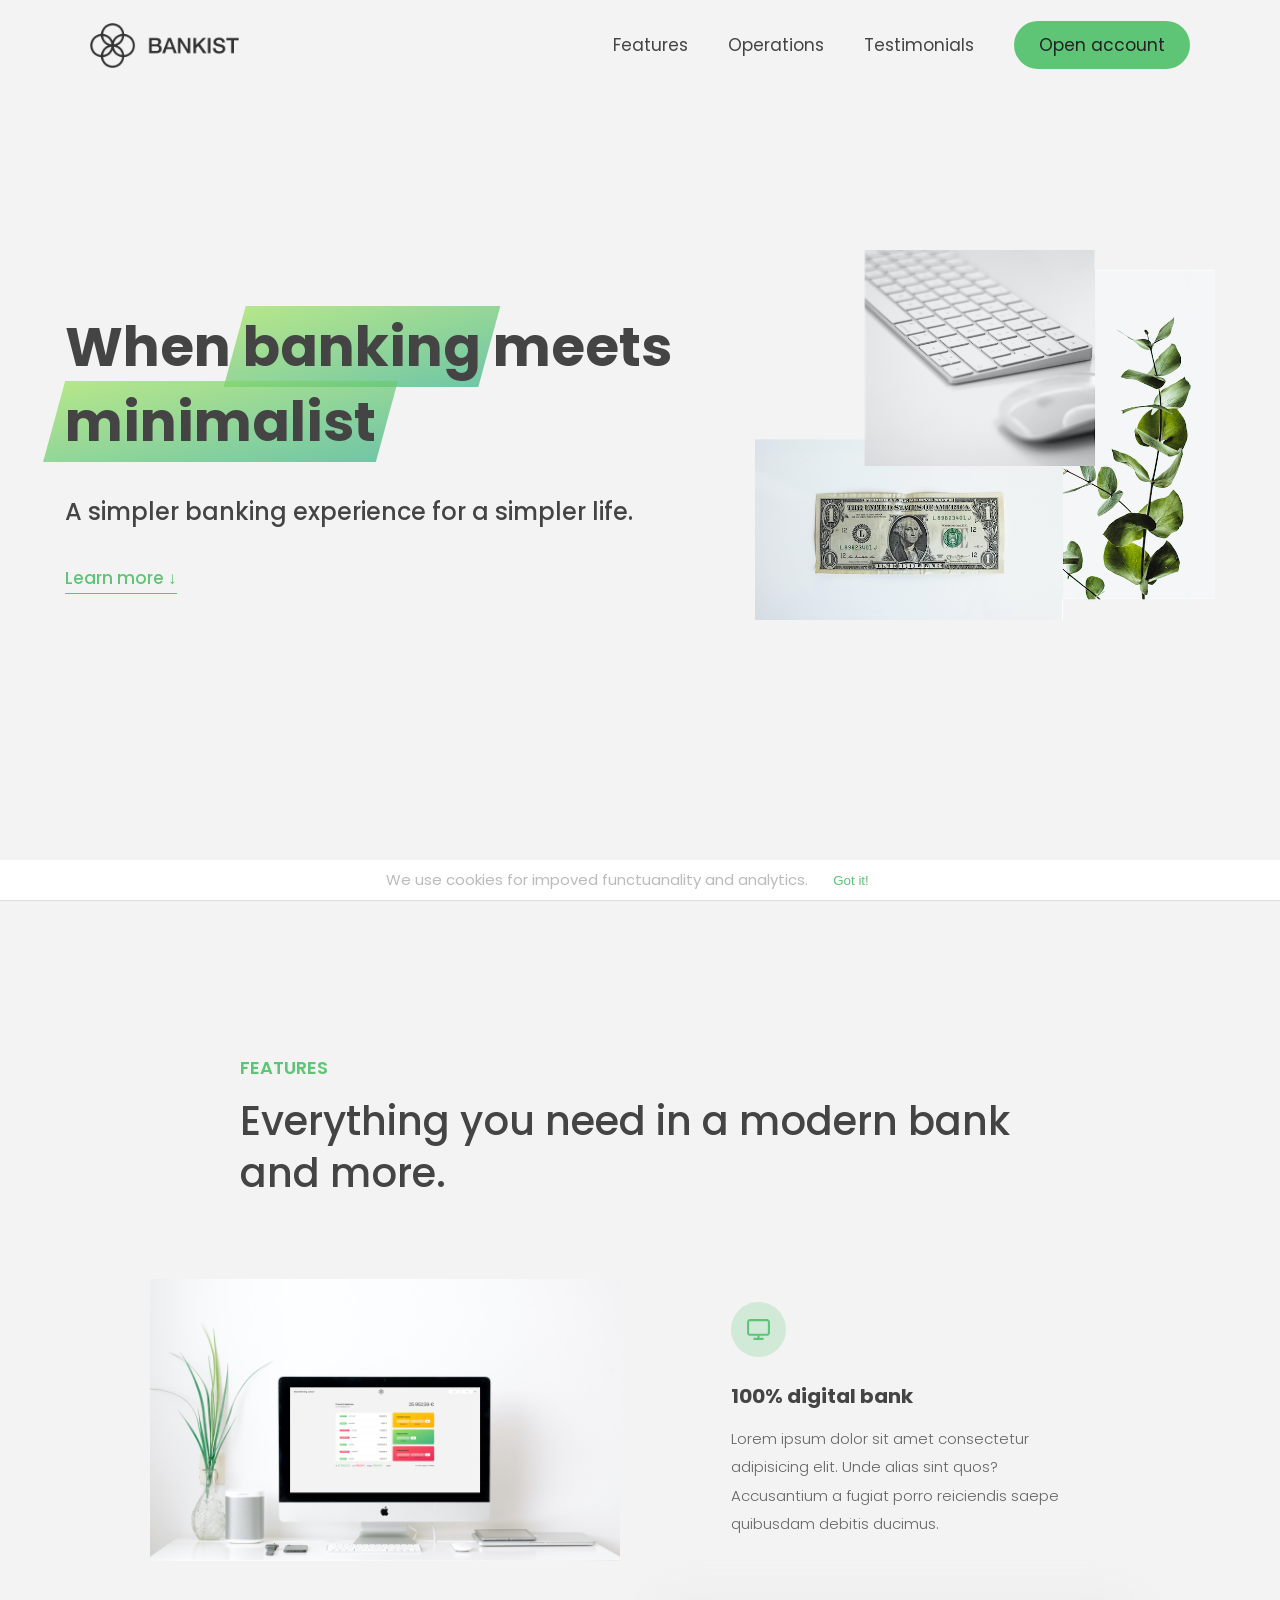
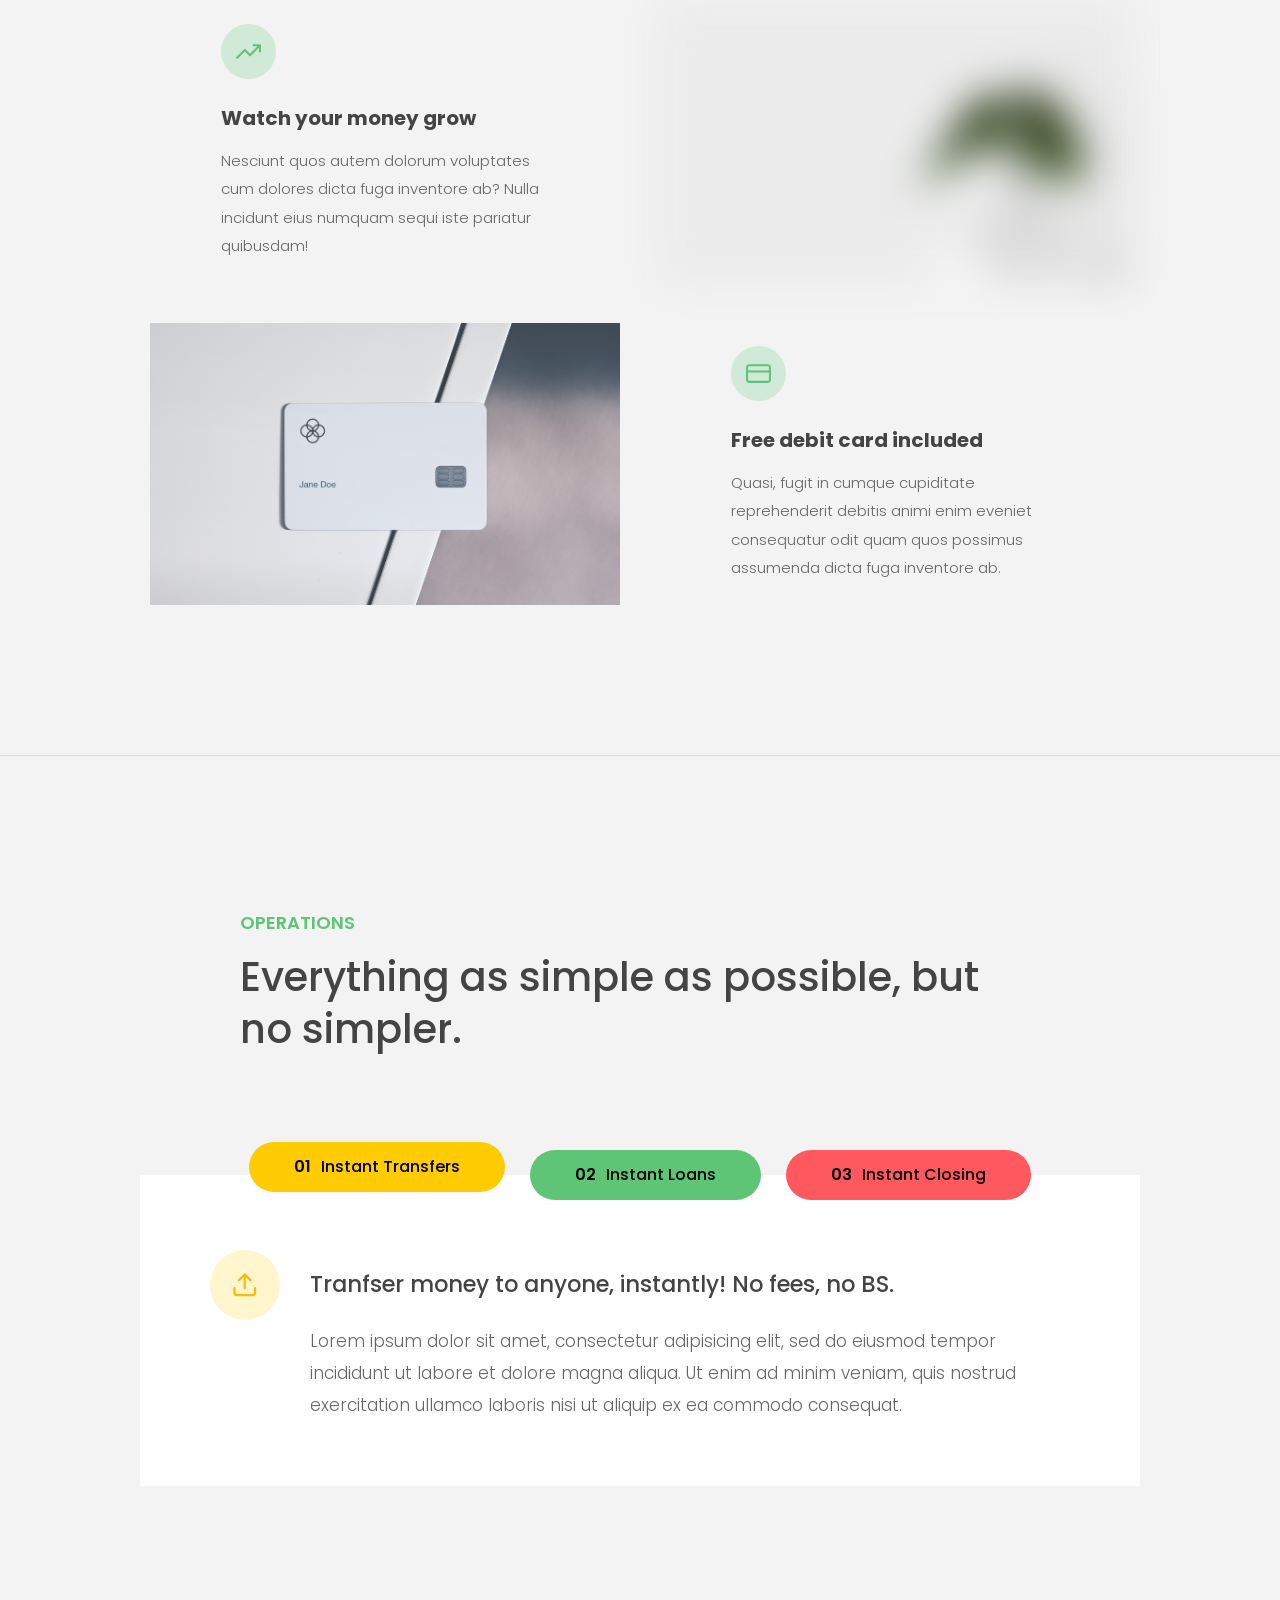
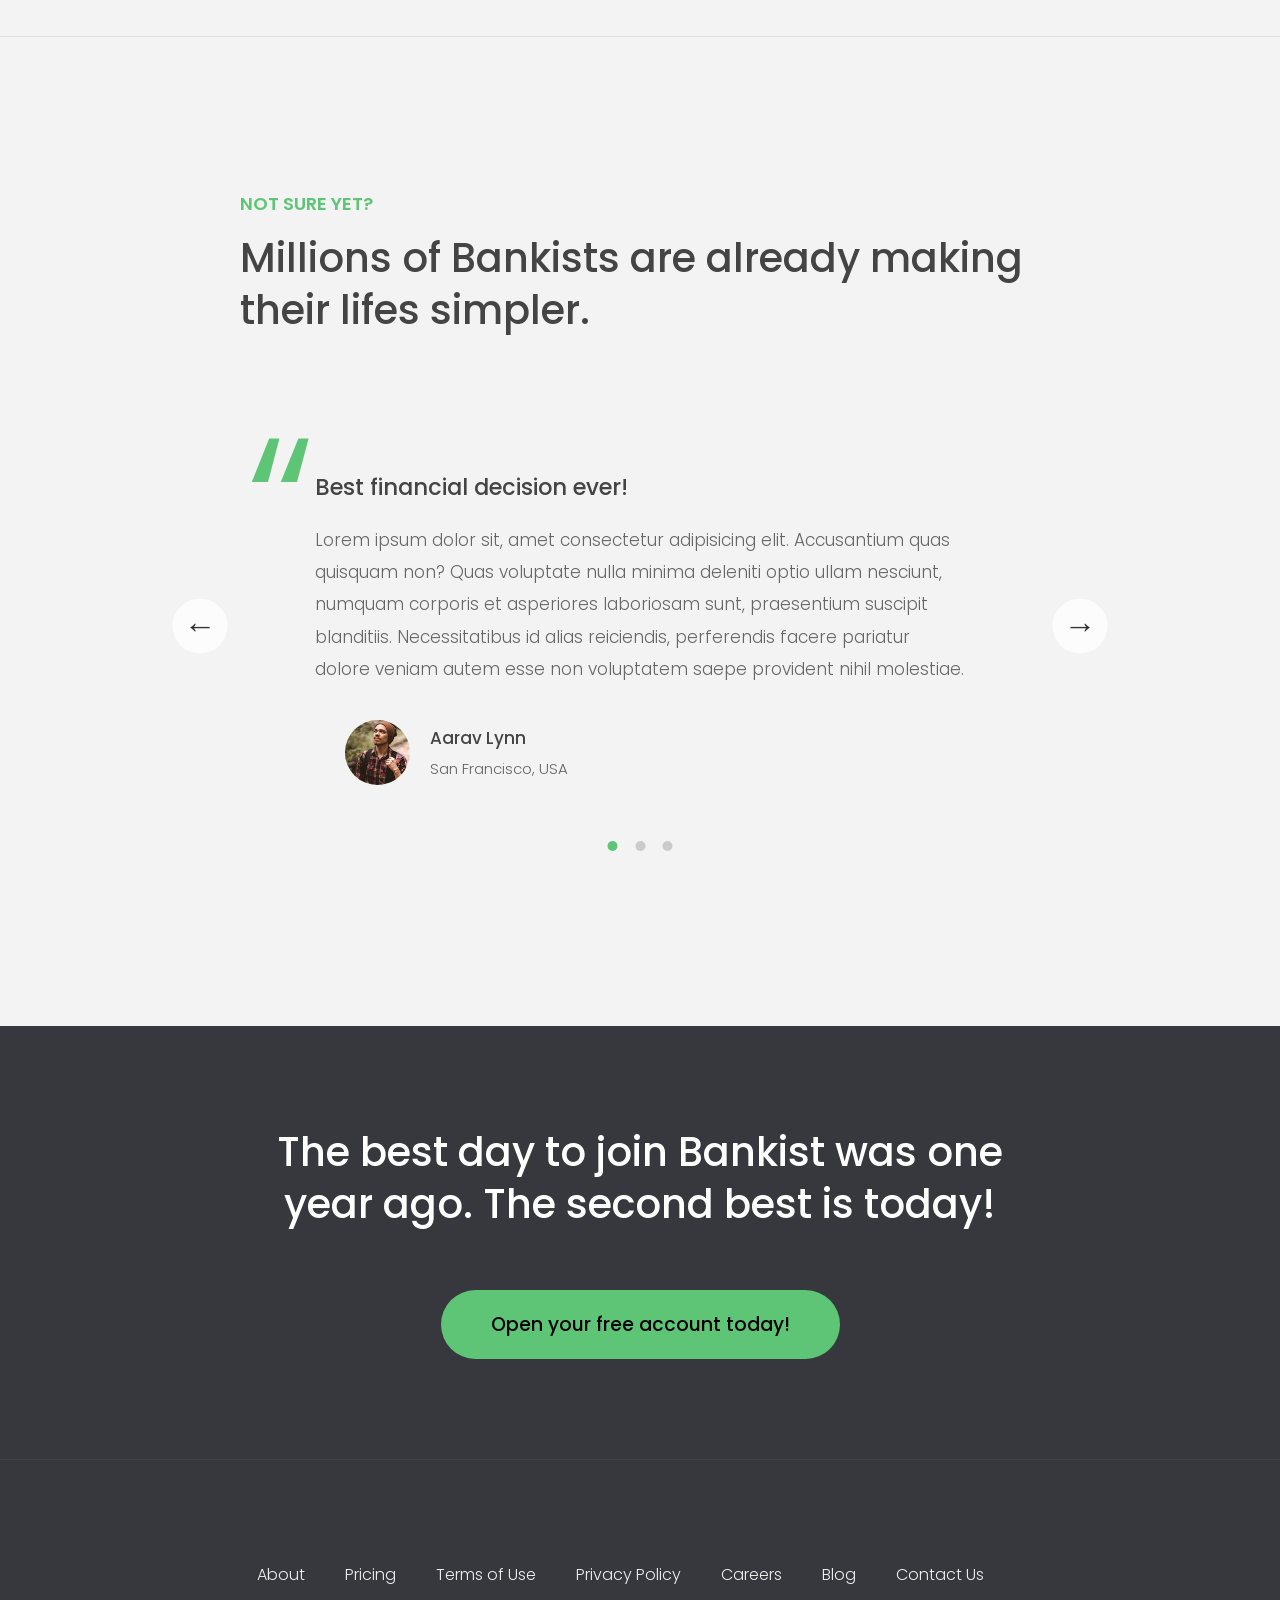
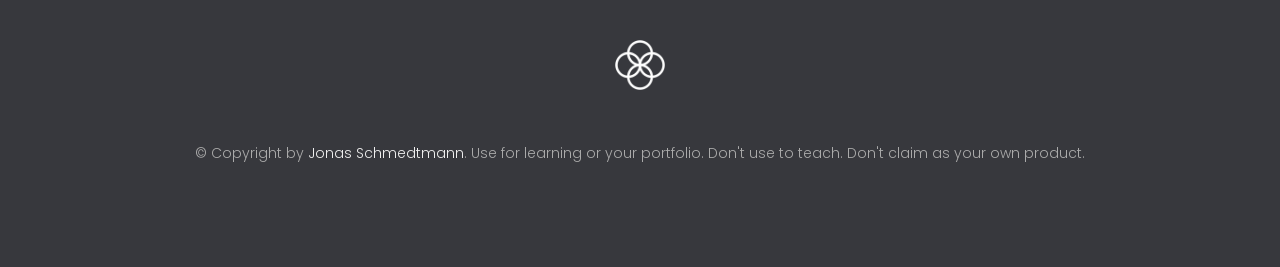
<file: index.html>
<!DOCTYPE html>
<html lang="en">
  <head>
    <meta charset="UTF-8" />
    <meta name="viewport" content="width=device-width, initial-scale=1.0" />
    <meta http-equiv="X-UA-Compatible" content="ie=edge" />
    <link rel="shortcut icon" type="image/png" href="img/icon.png" />

    <link
      href="https://fonts.googleapis.com/css?family=Poppins:300,400,500,600&display=swap"
      rel="stylesheet"
    />
    <link rel="stylesheet" href="style.css" />
    <title>Bankist | When Banking meets Minimalist</title>

    <script defer src="script.js"></script>
  </head>
  <body>
    <header class="header">
      <nav class="nav">
        <img
          src="img/logo.png"
          alt="Bankist logo"
          class="nav__logo"
          id="logo"
        />
        <ul class="nav__links">
          <li class="nav__item">
            <a class="nav__link" href="#section--1">Features</a>
          </li>
          <li class="nav__item">
            <a class="nav__link" href="#section--2">Operations</a>
          </li>
          <li class="nav__item">
            <a class="nav__link" href="#section--3">Testimonials</a>
          </li>
          <li class="nav__item">
            <a class="nav__link nav__link--btn btn--show-modal" href="#"
              >Open account</a
            >
          </li>
        </ul>
      </nav>

      <div class="header__title">
        <h1>
          When
          <!-- Green highlight effect -->
          <span class="highlight">banking</span>
          meets<br />
          <span class="highlight">minimalist</span>
        </h1>
        <h4>A simpler banking experience for a simpler life.</h4>
        <button class="btn--text btn--scroll-to">Learn more &DownArrow;</button>
        <img
          src="img/hero.png"
          class="header__img"
          alt="Minimalist bank items"
        />
      </div>
    </header>

    <section class="section" id="section--1">
      <div class="section__title">
        <h2 class="section__description">Features</h2>
        <h3 class="section__header">
          Everything you need in a modern bank and more.
        </h3>
      </div>

      <div class="features">
        <img
          src="img/digital-lazy.jpg"
          data-src="img/digital.jpg"
          alt="Computer"
          class="features__img lazy-img"
        />
        <div class="features__feature">
          <div class="features__icon">
            <svg>
              <use xlink:href="img/icons.svg#icon-monitor"></use>
            </svg>
          </div>
          <h5 class="features__header">100% digital bank</h5>
          <p>
            Lorem ipsum dolor sit amet consectetur adipisicing elit. Unde alias
            sint quos? Accusantium a fugiat porro reiciendis saepe quibusdam
            debitis ducimus.
          </p>
        </div>

        <div class="features__feature">
          <div class="features__icon">
            <svg>
              <use xlink:href="img/icons.svg#icon-trending-up"></use>
            </svg>
          </div>
          <h5 class="features__header">Watch your money grow</h5>
          <p>
            Nesciunt quos autem dolorum voluptates cum dolores dicta fuga
            inventore ab? Nulla incidunt eius numquam sequi iste pariatur
            quibusdam!
          </p>
        </div>
        <img
          src="img/grow-lazy.jpg"
          data-src="img/grow.jpg"
          alt="Plant"
          class="features__img lazy-img"
        />

        <img
          src="img/card-lazy.jpg"
          data-src="img/card.jpg"
          alt="Credit card"
          class="features__img lazy-img"
        />
        <div class="features__feature">
          <div class="features__icon">
            <svg>
              <use xlink:href="img/icons.svg#icon-credit-card"></use>
            </svg>
          </div>
          <h5 class="features__header">Free debit card included</h5>
          <p>
            Quasi, fugit in cumque cupiditate reprehenderit debitis animi enim
            eveniet consequatur odit quam quos possimus assumenda dicta fuga
            inventore ab.
          </p>
        </div>
      </div>
    </section>

    <section class="section" id="section--2">
      <div class="section__title">
        <h2 class="section__description">Operations</h2>
        <h3 class="section__header">
          Everything as simple as possible, but no simpler.
        </h3>
      </div>

      <div class="operations">
        <div class="operations__tab-container">
          <button
            class="btn operations__tab operations__tab--1 operations__tab--active"
            data-tab="1"
          >
            <span>01</span>Instant Transfers
          </button>
          <button class="btn operations__tab operations__tab--2" data-tab="2">
            <span>02</span>Instant Loans
          </button>
          <button class="btn operations__tab operations__tab--3" data-tab="3">
            <span>03</span>Instant Closing
          </button>
        </div>
        <div
          class="operations__content operations__content--1 operations__content--active"
        >
          <div class="operations__icon operations__icon--1">
            <svg>
              <use xlink:href="img/icons.svg#icon-upload"></use>
            </svg>
          </div>
          <h5 class="operations__header">
            Tranfser money to anyone, instantly! No fees, no BS.
          </h5>
          <p>
            Lorem ipsum dolor sit amet, consectetur adipisicing elit, sed do
            eiusmod tempor incididunt ut labore et dolore magna aliqua. Ut enim
            ad minim veniam, quis nostrud exercitation ullamco laboris nisi ut
            aliquip ex ea commodo consequat.
          </p>
        </div>

        <div class="operations__content operations__content--2">
          <div class="operations__icon operations__icon--2">
            <svg>
              <use xlink:href="img/icons.svg#icon-home"></use>
            </svg>
          </div>
          <h5 class="operations__header">
            Buy a home or make your dreams come true, with instant loans.
          </h5>
          <p>
            Duis aute irure dolor in reprehenderit in voluptate velit esse
            cillum dolore eu fugiat nulla pariatur. Excepteur sint occaecat
            cupidatat non proident, sunt in culpa qui officia deserunt mollit
            anim id est laborum.
          </p>
        </div>
        <div class="operations__content operations__content--3">
          <div class="operations__icon operations__icon--3">
            <svg>
              <use xlink:href="img/icons.svg#icon-user-x"></use>
            </svg>
          </div>
          <h5 class="operations__header">
            No longer need your account? No problem! Close it instantly.
          </h5>
          <p>
            Excepteur sint occaecat cupidatat non proident, sunt in culpa qui
            officia deserunt mollit anim id est laborum. Ut enim ad minim
            veniam, quis nostrud exercitation ullamco laboris nisi ut aliquip ex
            ea commodo consequat.
          </p>
        </div>
      </div>
    </section>

    <section class="section" id="section--3">
      <div class="section__title section__title--testimonials">
        <h2 class="section__description">Not sure yet?</h2>
        <h3 class="section__header">
          Millions of Bankists are already making their lifes simpler.
        </h3>
      </div>

      <div class="slider">
        <div class="slide slide--1">
          <div class="testimonial">
            <h5 class="testimonial__header">Best financial decision ever!</h5>
            <blockquote class="testimonial__text">
              Lorem ipsum dolor sit, amet consectetur adipisicing elit.
              Accusantium quas quisquam non? Quas voluptate nulla minima
              deleniti optio ullam nesciunt, numquam corporis et asperiores
              laboriosam sunt, praesentium suscipit blanditiis. Necessitatibus
              id alias reiciendis, perferendis facere pariatur dolore veniam
              autem esse non voluptatem saepe provident nihil molestiae.
            </blockquote>
            <address class="testimonial__author">
              <img src="img/user-1.jpg" alt="" class="testimonial__photo" />
              <h6 class="testimonial__name">Aarav Lynn</h6>
              <p class="testimonial__location">San Francisco, USA</p>
            </address>
          </div>
        </div>

        <div class="slide slide--2">
          <div class="testimonial">
            <h5 class="testimonial__header">
              The last step to becoming a complete minimalist
            </h5>
            <blockquote class="testimonial__text">
              Quisquam itaque deserunt ullam, quia ea repellendus provident,
              ducimus neque ipsam modi voluptatibus doloremque, corrupti
              laborum. Incidunt numquam perferendis veritatis neque repellendus.
              Lorem, ipsum dolor sit amet consectetur adipisicing elit. Illo
              deserunt exercitationem deleniti.
            </blockquote>
            <address class="testimonial__author">
              <img src="img/user-2.jpg" alt="" class="testimonial__photo" />
              <h6 class="testimonial__name">Miyah Miles</h6>
              <p class="testimonial__location">London, UK</p>
            </address>
          </div>
        </div>

        <div class="slide slide--3">
          <div class="testimonial">
            <h5 class="testimonial__header">
              Finally free from old-school banks
            </h5>
            <blockquote class="testimonial__text">
              Debitis, nihil sit minus suscipit magni aperiam vel tenetur
              incidunt commodi architecto numquam omnis nulla autem,
              necessitatibus blanditiis modi similique quidem. Odio aliquam
              culpa dicta beatae quod maiores ipsa minus consequatur error sunt,
              deleniti saepe aliquid quos inventore sequi. Necessitatibus id
              alias reiciendis, perferendis facere.
            </blockquote>
            <address class="testimonial__author">
              <img src="img/user-3.jpg" alt="" class="testimonial__photo" />
              <h6 class="testimonial__name">Francisco Gomes</h6>
              <p class="testimonial__location">Lisbon, Portugal</p>
            </address>
          </div>
        </div>

        <button class="slider__btn slider__btn--left">&larr;</button>
        <button class="slider__btn slider__btn--right">&rarr;</button>
        <div class="dots"></div>
      </div>
    </section>

    <section class="section section--sign-up">
      <div class="section__title">
        <h3 class="section__header">
          The best day to join Bankist was one year ago. The second best is
          today!
        </h3>
      </div>
      <button class="btn btn--show-modal">Open your free account today!</button>
    </section>

    <footer class="footer">
      <ul class="footer__nav">
        <li class="footer__item">
          <a class="footer__link" href="#">About</a>
        </li>
        <li class="footer__item">
          <a class="footer__link" href="#">Pricing</a>
        </li>
        <li class="footer__item">
          <a class="footer__link" href="#">Terms of Use</a>
        </li>
        <li class="footer__item">
          <a class="footer__link" href="#">Privacy Policy</a>
        </li>
        <li class="footer__item">
          <a class="footer__link" href="#">Careers</a>
        </li>
        <li class="footer__item">
          <a class="footer__link" href="#">Blog</a>
        </li>
        <li class="footer__item">
          <a class="footer__link" href="#">Contact Us</a>
        </li>
      </ul>
      <img src="img/icon.png" alt="Logo" class="footer__logo" />
      <p class="footer__copyright">
        &copy; Copyright by
        <a
          class="footer__link twitter-link"
          target="_blank"
          href="https://twitter.com/jonasschmedtman"
          >Jonas Schmedtmann</a
        >. Use for learning or your portfolio. Don't use to teach. Don't claim
        as your own product.
      </p>
    </footer>

    <div class="modal hidden">
      <button class="btn--close-modal">&times;</button>
      <h2 class="modal__header">
        Open your bank account <br />
        in just <span class="highlight">5 minutes</span>
      </h2>
      <form class="modal__form">
        <label>First Name</label>
        <input type="text" />
        <label>Last Name</label>
        <input type="text" />
        <label>Email Address</label>
        <input type="email" />
        <button class="btn">Next step &rarr;</button>
      </form>
    </div>
    <div class="overlay hidden"></div>
  </body>
</html>
</file>
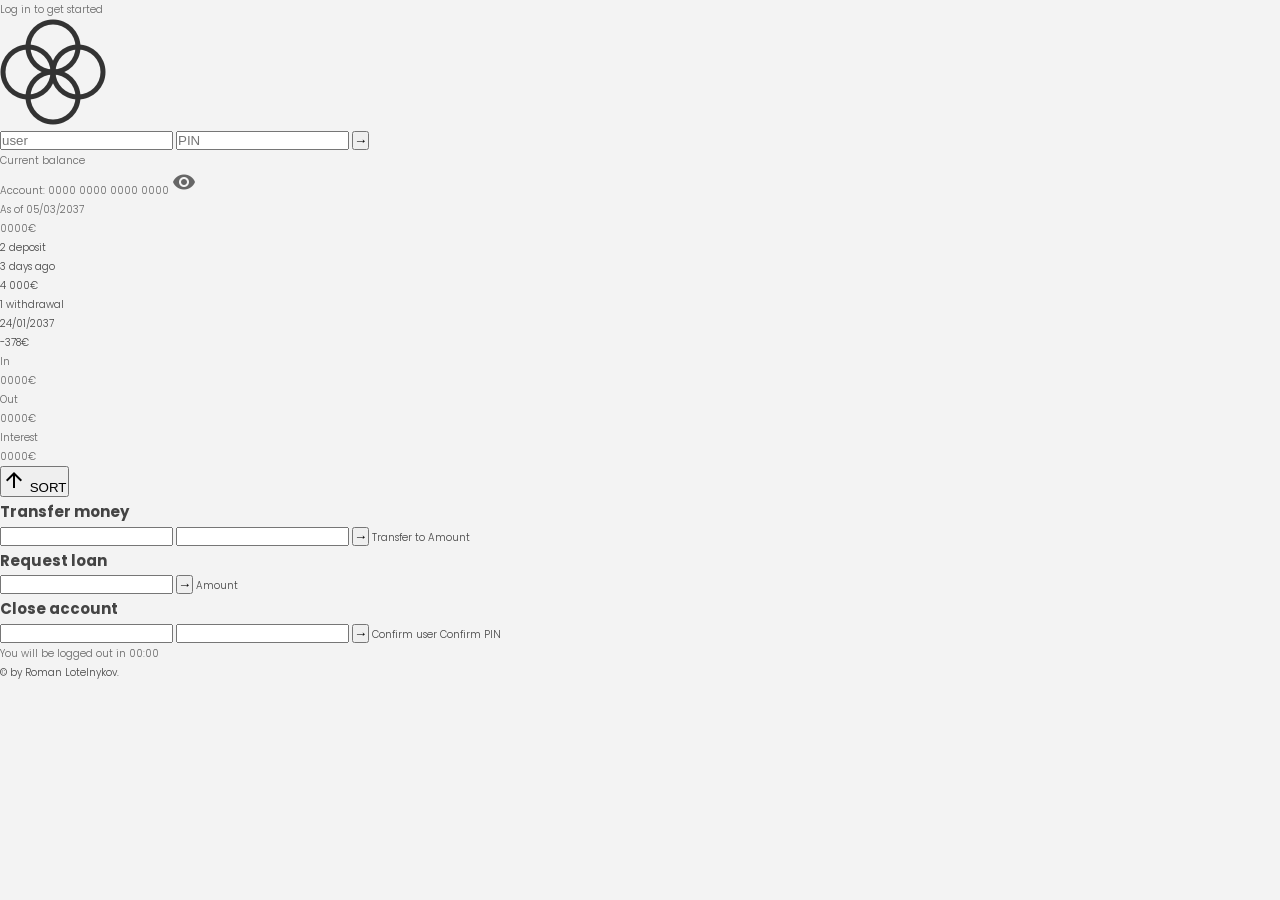
<file: _index.html>
<!DOCTYPE html>
<html lang="en">
  <head>
    <meta charset="UTF-8" />
    <meta name="viewport" content="width=device-width, initial-scale=1.0" />
    <meta http-equiv="X-UA-Compatible" content="ie=edge" />
    <link rel="shortcut icon" type="image/png" href="/icon.png" />

    <link
      href="https://fonts.googleapis.com/css?family=Poppins:400,500,600&display=swap"
      rel="stylesheet"
    />

    <link
      href="https://fonts.googleapis.com/icon?family=Material+Icons"
      rel="stylesheet"
    />

    <link rel="stylesheet" href="style.css" />
    <title>Bankist</title>
  </head>
  <body>
    <!-- TOP NAVIGATION -->
    <nav>
      <p class="welcome">Log in to get started</p>
      <img src="logo.png" alt="Logo" class="logo" />
      <form class="login">
        <input
          type="text"
          placeholder="user"
          class="login__input login__input--user"
        />
        <!-- In practice, use type="password" -->
        <input
          type="text"
          placeholder="PIN"
          maxlength="4"
          class="login__input login__input--pin"
        />
        <button class="login__btn">&rarr;</button>
      </form>
    </nav>

    <main class="app">
      <!-- BALANCE -->
      <div class="balance">
        <div>
          <p class="balance__label">Current balance</p>
          <p class="account_number__label">
            Account: <span class="account__number">0000 0000 0000 0000</span>
            <span class="material-icons acc_visibility__lable">
              visibility
            </span>
          </p>
          <p class="balance__date">
            As of <span class="date">05/03/2037</span>
          </p>
        </div>
        <p class="balance__value">0000€</p>
      </div>

      <!-- MOVEMENTS -->
      <div class="movements">
        <div class="movements__row">
          <div class="movements__type movements__type--deposit">2 deposit</div>
          <div class="movements__date">3 days ago</div>
          <div class="movements__value">4 000€</div>
        </div>
        <div class="movements__row">
          <div class="movements__type movements__type--withdrawal">
            1 withdrawal
          </div>
          <div class="movements__date">24/01/2037</div>
          <div class="movements__value">-378€</div>
        </div>
      </div>

      <!-- SUMMARY -->
      <div class="summary">
        <p class="summary__label">In</p>
        <p class="summary__value summary__value--in">0000€</p>
        <p class="summary__label">Out</p>
        <p class="summary__value summary__value--out">0000€</p>
        <p class="summary__label">Interest</p>
        <p class="summary__value summary__value--interest">0000€</p>
        <button class="btn--sort">
          <span class="material-icons sort__label"> arrow_upward </span> SORT
        </button>
      </div>

      <!-- OPERATION: TRANSFERS -->
      <div class="operation operation--transfer">
        <h2>Transfer money</h2>
        <form class="form form--transfer">
          <input type="text" class="form__input form__input--to" />
          <input type="number" class="form__input form__input--amount" />
          <button class="form__btn form__btn--transfer">&rarr;</button>
          <label class="form__label">Transfer to</label>
          <label class="form__label">Amount</label>
        </form>
      </div>

      <!-- OPERATION: LOAN -->
      <div class="operation operation--loan">
        <h2>Request loan</h2>
        <form class="form form--loan">
          <input type="number" class="form__input form__input--loan-amount" />
          <button class="form__btn form__btn--loan">&rarr;</button>
          <label class="form__label form__label--loan">Amount</label>
        </form>
      </div>

      <!-- OPERATION: CLOSE -->
      <div class="operation operation--close">
        <h2>Close account</h2>
        <form class="form form--close">
          <input type="text" class="form__input form__input--user" />
          <!-- use type password -->
          <input
            type="text"
            maxlength="6"
            class="form__input form__input--pin"
          />
          <button class="form__btn form__btn--close">&rarr;</button>
          <label class="form__label">Confirm user</label>
          <label class="form__label">Confirm PIN</label>
        </form>
      </div>

      <!-- LOGOUT TIMER -->
      <p class="logout-timer">
        You will be logged out in <span class="timer">00:00</span>
      </p>
    </main>

    <footer>&copy; by Roman Lotelnykov.</footer>

    <script src="script.js"></script>
  </body>
</html>
</file>
<file: style.css>
/* The page is NOT responsive. You can implement responsiveness yourself if you wanna have some fun 😃 */

:root {
  --color-primary: #5ec576;
  --color-secondary: #ffcb03;
  --color-tertiary: #ff585f;
  --color-primary-darker: #4bbb7d;
  --color-secondary-darker: #ffbb00;
  --color-tertiary-darker: #fd424b;
  --color-primary-opacity: #5ec5763a;
  --color-secondary-opacity: #ffcd0331;
  --color-tertiary-opacity: #ff58602d;
  --gradient-primary: linear-gradient(to top left, #39b385, #9be15d);
  --gradient-secondary: linear-gradient(to top left, #ffb003, #ffcb03);
}

* {
  margin: 0;
  padding: 0;
  box-sizing: inherit;
}

html {
  font-size: 62.5%;
  box-sizing: border-box;
}

body {
  font-family: 'Poppins', sans-serif;
  font-weight: 300;
  color: #444;
  line-height: 1.9;
  background-color: #f3f3f3;
}

/* GENERAL ELEMENTS */
.section {
  padding: 15rem 3rem;
  border-top: 1px solid #ddd;

  transition: transform 1s, opacity 1s;
}

.section--hidden {
  opacity: 0;
  transform: translateY(8rem);
}

.section__title {
  max-width: 80rem;
  margin: 0 auto 8rem auto;
}

.section__description {
  font-size: 1.8rem;
  font-weight: 600;
  text-transform: uppercase;
  color: var(--color-primary);
  margin-bottom: 1rem;
}

.section__header {
  font-size: 4rem;
  line-height: 1.3;
  font-weight: 500;
}

.btn {
  display: inline-block;
  background-color: var(--color-primary);
  font-size: 1.6rem;
  font-family: inherit;
  font-weight: 500;
  border: none;
  padding: 1.25rem 4.5rem;
  border-radius: 10rem;
  cursor: pointer;
  transition: all 0.3s;
}

.btn:hover {
  background-color: var(--color-primary-darker);
}

.btn--text {
  display: inline-block;
  background: none;
  font-size: 1.7rem;
  font-family: inherit;
  font-weight: 500;
  color: var(--color-primary);
  border: none;
  border-bottom: 1px solid currentColor;
  padding-bottom: 2px;
  cursor: pointer;
  transition: all 0.3s;
}

.btn--close--cookie {
  display: inline-block;
  background: none;
  border: none;
  padding: 0.8rem 2.5rem;
  color: var(--color-primary);
  cursor: pointer;
}

p {
  color: #666;
}

/* This is BAD for accessibility! Don't do in the real world! */
button:focus {
  outline: none;
}

img {
  transition: filter 0.5s;
}

.lazy-img {
  filter: blur(20px);
}

/* NAVIGATION */
.nav {
  display: flex;
  justify-content: space-between;
  align-items: center;
  height: 9rem;
  width: 100%;
  padding: 0 6rem;
  z-index: 100;
}

/* nav and stickly class at the same time */
.nav.sticky {
  position: fixed;
  background-color: rgba(255, 255, 255, 0.95);
}

.nav__logo {
  height: 4.5rem;
  transition: all 0.3s;
}

.nav__links {
  display: flex;
  align-items: center;
  list-style: none;
}

.nav__item {
  margin-left: 4rem;
}

.nav__link:link,
.nav__link:visited {
  font-size: 1.7rem;
  font-weight: 400;
  color: inherit;
  text-decoration: none;
  display: block;
  transition: all 0.3s;
}

.nav__link--btn:link,
.nav__link--btn:visited {
  padding: 0.8rem 2.5rem;
  border-radius: 3rem;
  background-color: var(--color-primary);
  color: #222;
}

.nav__link--btn:hover,
.nav__link--btn:active {
  color: inherit;
  background-color: var(--color-primary-darker);
  color: #333;
}

/* HEADER */
.header {
  padding: 0 3rem;
  height: 100vh;
  display: flex;
  flex-direction: column;
  align-items: center;
}

.header__title {
  flex: 1;

  max-width: 115rem;
  display: grid;
  grid-template-columns: 3fr 2fr;
  row-gap: 3rem;
  align-content: center;
  justify-content: center;

  align-items: start;
  justify-items: start;
}

h1 {
  font-size: 5.5rem;
  line-height: 1.35;
}

h4 {
  font-size: 2.4rem;
  font-weight: 500;
}

.header__img {
  width: 100%;
  grid-column: 2 / 3;
  grid-row: 1 / span 4;
  transform: translateY(-6rem);
}

.highlight {
  position: relative;
}

.highlight::after {
  display: block;
  content: '';
  position: absolute;
  bottom: 0;
  left: 0;
  height: 100%;
  width: 100%;
  z-index: -1;
  opacity: 0.7;
  transform: scale(1.07, 1.05) skewX(-15deg);
  background-image: var(--gradient-primary);
}

/* FEATURES */
.features {
  display: grid;
  grid-template-columns: 1fr 1fr;
  gap: 4rem;
  margin: 0 12rem;
}

.features__img {
  width: 100%;
}

.features__feature {
  align-self: center;
  justify-self: center;
  width: 70%;
  font-size: 1.5rem;
}

.features__icon {
  display: flex;
  align-items: center;
  justify-content: center;
  background-color: var(--color-primary-opacity);
  height: 5.5rem;
  width: 5.5rem;
  border-radius: 50%;
  margin-bottom: 2rem;
}

.features__icon svg {
  height: 2.5rem;
  width: 2.5rem;
  fill: var(--color-primary);
}

.features__header {
  font-size: 2rem;
  margin-bottom: 1rem;
}

/* OPERATIONS */
.operations {
  max-width: 100rem;
  margin: 12rem auto 0 auto;

  background-color: #fff;
}

.operations__tab-container {
  display: flex;
  justify-content: center;
}

.operations__tab {
  margin-right: 2.5rem;
  transform: translateY(-50%);
}

.operations__tab span {
  margin-right: 1rem;
  font-weight: 600;
  display: inline-block;
}

.operations__tab--1 {
  background-color: var(--color-secondary);
}

.operations__tab--1:hover {
  background-color: var(--color-secondary-darker);
}

.operations__tab--3 {
  background-color: var(--color-tertiary);
  margin: 0;
}

.operations__tab--3:hover {
  background-color: var(--color-tertiary-darker);
}

.operations__tab--active {
  transform: translateY(-66%);
}

.operations__content {
  display: none;

  /* JUST PRESENTATIONAL */
  font-size: 1.7rem;
  padding: 2.5rem 7rem 6.5rem 7rem;
}

.operations__content--active {
  display: grid;
  grid-template-columns: 7rem 1fr;
  column-gap: 3rem;
  row-gap: 0.5rem;
}

.operations__header {
  font-size: 2.25rem;
  font-weight: 500;
  align-self: center;
}

.operations__icon {
  display: flex;
  align-items: center;
  justify-content: center;
  height: 7rem;
  width: 7rem;
  border-radius: 50%;
}

.operations__icon svg {
  height: 2.75rem;
  width: 2.75rem;
}

.operations__content p {
  grid-column: 2;
}

.operations__icon--1 {
  background-color: var(--color-secondary-opacity);
}
.operations__icon--2 {
  background-color: var(--color-primary-opacity);
}
.operations__icon--3 {
  background-color: var(--color-tertiary-opacity);
}
.operations__icon--1 svg {
  fill: var(--color-secondary-darker);
}
.operations__icon--2 svg {
  fill: var(--color-primary);
}
.operations__icon--3 svg {
  fill: var(--color-tertiary);
}

/* SLIDER */
.slider {
  max-width: 100rem;
  height: 50rem;
  margin: 0 auto;
  position: relative;

  /* IN THE END */
  overflow: hidden;
}

.slide {
  position: absolute;
  top: 0;
  width: 100%;
  height: 50rem;

  display: flex;
  align-items: center;
  justify-content: center;

  /* THIS creates the animation! */
  transition: transform 1s;
}

.slide > img {
  /* Only for images that have different size than slide */
  width: 100%;
  height: 100%;
  object-fit: cover;
}

.slider__btn {
  position: absolute;
  top: 50%;
  z-index: 10;

  border: none;
  background: rgba(255, 255, 255, 0.7);
  font-family: inherit;
  color: #333;
  border-radius: 50%;
  height: 5.5rem;
  width: 5.5rem;
  font-size: 3.25rem;
  cursor: pointer;
}

.slider__btn--left {
  left: 6%;
  transform: translate(-50%, -50%);
}

.slider__btn--right {
  right: 6%;
  transform: translate(50%, -50%);
}

.dots {
  position: absolute;
  bottom: 5%;
  left: 50%;
  transform: translateX(-50%);
  display: flex;
}

.dots__dot {
  border: none;
  background-color: #b9b9b9;
  opacity: 0.7;
  height: 1rem;
  width: 1rem;
  border-radius: 50%;
  margin-right: 1.75rem;
  cursor: pointer;
  transition: all 0.5s;

  /* Only necessary when overlying images */
  /* box-shadow: 0 0.6rem 1.5rem rgba(0, 0, 0, 0.7); */
}

.dots__dot:last-child {
  margin: 0;
}

.dots__dot--active {
  /* background-color: #fff; */
  background-color: var(--color-primary);
  opacity: 1;
}

/* TESTIMONIALS */
.testimonial {
  width: 65%;
  position: relative;
}

.testimonial::before {
  content: '\201C';
  position: absolute;
  top: -5.7rem;
  left: -6.8rem;
  line-height: 1;
  font-size: 20rem;
  font-family: inherit;
  color: var(--color-primary);
  z-index: -1;
}

.testimonial__header {
  font-size: 2.25rem;
  font-weight: 500;
  margin-bottom: 1.5rem;
}

.testimonial__text {
  font-size: 1.7rem;
  margin-bottom: 3.5rem;
  color: #666;
}

.testimonial__author {
  margin-left: 3rem;
  font-style: normal;

  display: grid;
  grid-template-columns: 6.5rem 1fr;
  column-gap: 2rem;
}

.testimonial__photo {
  grid-row: 1 / span 2;
  width: 6.5rem;
  border-radius: 50%;
}

.testimonial__name {
  font-size: 1.7rem;
  font-weight: 500;
  align-self: end;
  margin: 0;
}

.testimonial__location {
  font-size: 1.5rem;
}

.section__title--testimonials {
  margin-bottom: 4rem;
}

/* SIGNUP */
.section--sign-up {
  background-color: #37383d;
  border-top: none;
  border-bottom: 1px solid #444;
  text-align: center;
  padding: 10rem 3rem;
}

.section--sign-up .section__header {
  color: #fff;
  text-align: center;
}

.section--sign-up .section__title {
  margin-bottom: 6rem;
}

.section--sign-up .btn {
  font-size: 1.9rem;
  padding: 2rem 5rem;
}

/* FOOTER */
.footer {
  padding: 10rem 3rem;
  background-color: #37383d;
}

.footer__nav {
  list-style: none;
  display: flex;
  justify-content: center;
  margin-bottom: 5rem;
}

.footer__item {
  margin-right: 4rem;
}

.footer__link {
  font-size: 1.6rem;
  color: #eee;
  text-decoration: none;
}

.footer__logo {
  height: 5rem;
  display: block;
  margin: 0 auto;
  margin-bottom: 5rem;
}

.footer__copyright {
  font-size: 1.4rem;
  color: #aaa;
  text-align: center;
}

.footer__copyright .footer__link {
  font-size: 1.4rem;
}

/* MODAL WINDOW */
.modal {
  position: fixed;
  top: 50%;
  left: 50%;
  transform: translate(-50%, -50%);
  max-width: 60rem;
  background-color: #f3f3f3;
  padding: 5rem 6rem;
  box-shadow: 0 4rem 6rem rgba(0, 0, 0, 0.3);
  z-index: 1000;
  transition: all 0.5s;
}

.overlay {
  position: fixed;
  top: 0;
  left: 0;
  width: 100%;
  height: 100%;
  background-color: rgba(0, 0, 0, 0.5);
  backdrop-filter: blur(4px);
  z-index: 100;
  transition: all 0.5s;
}

.modal__header {
  font-size: 3.25rem;
  margin-bottom: 4.5rem;
  line-height: 1.5;
}

.modal__form {
  margin: 0 3rem;
  display: grid;
  grid-template-columns: 1fr 2fr;
  align-items: center;
  gap: 2.5rem;
}

.modal__form label {
  font-size: 1.7rem;
  font-weight: 500;
}

.modal__form input {
  font-size: 1.7rem;
  padding: 1rem 1.5rem;
  border: 1px solid #ddd;
  border-radius: 0.5rem;
}

.modal__form button {
  grid-column: 1 / span 2;
  justify-self: center;
  margin-top: 1rem;
}

.btn--close-modal {
  font-family: inherit;
  color: inherit;
  position: absolute;
  top: 0.5rem;
  right: 2rem;
  font-size: 4rem;
  cursor: pointer;
  border: none;
  background: none;
}

.hidden {
  visibility: hidden;
  opacity: 0;
}

/* COOKIE MESSAGE */
.cookie-message {
  display: flex;
  align-items: center;
  justify-content: center;
  height: 40px;
  position: fixed;
  width: 100%;
  z-index: 1;
  background-color: white;
  color: #bbb;
  font-size: 1.5rem;
  font-weight: 400;
}
</file>
